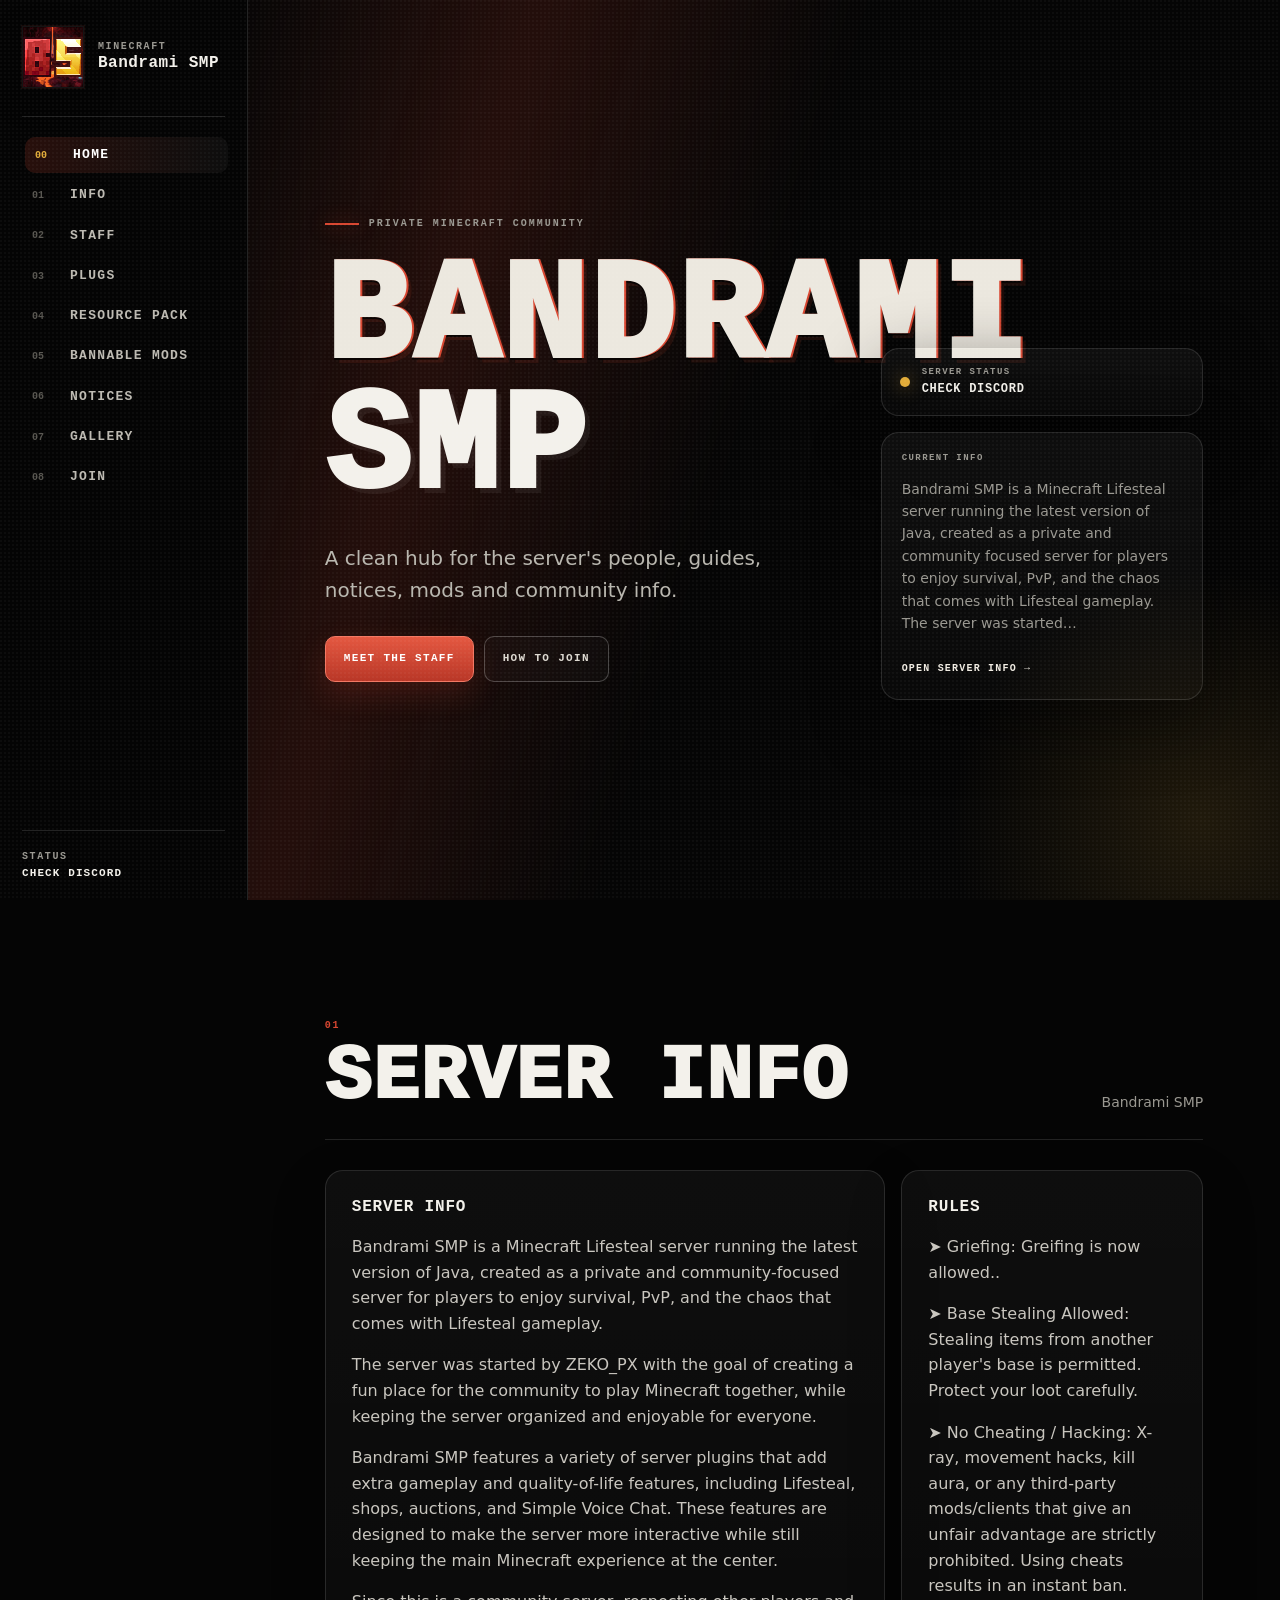
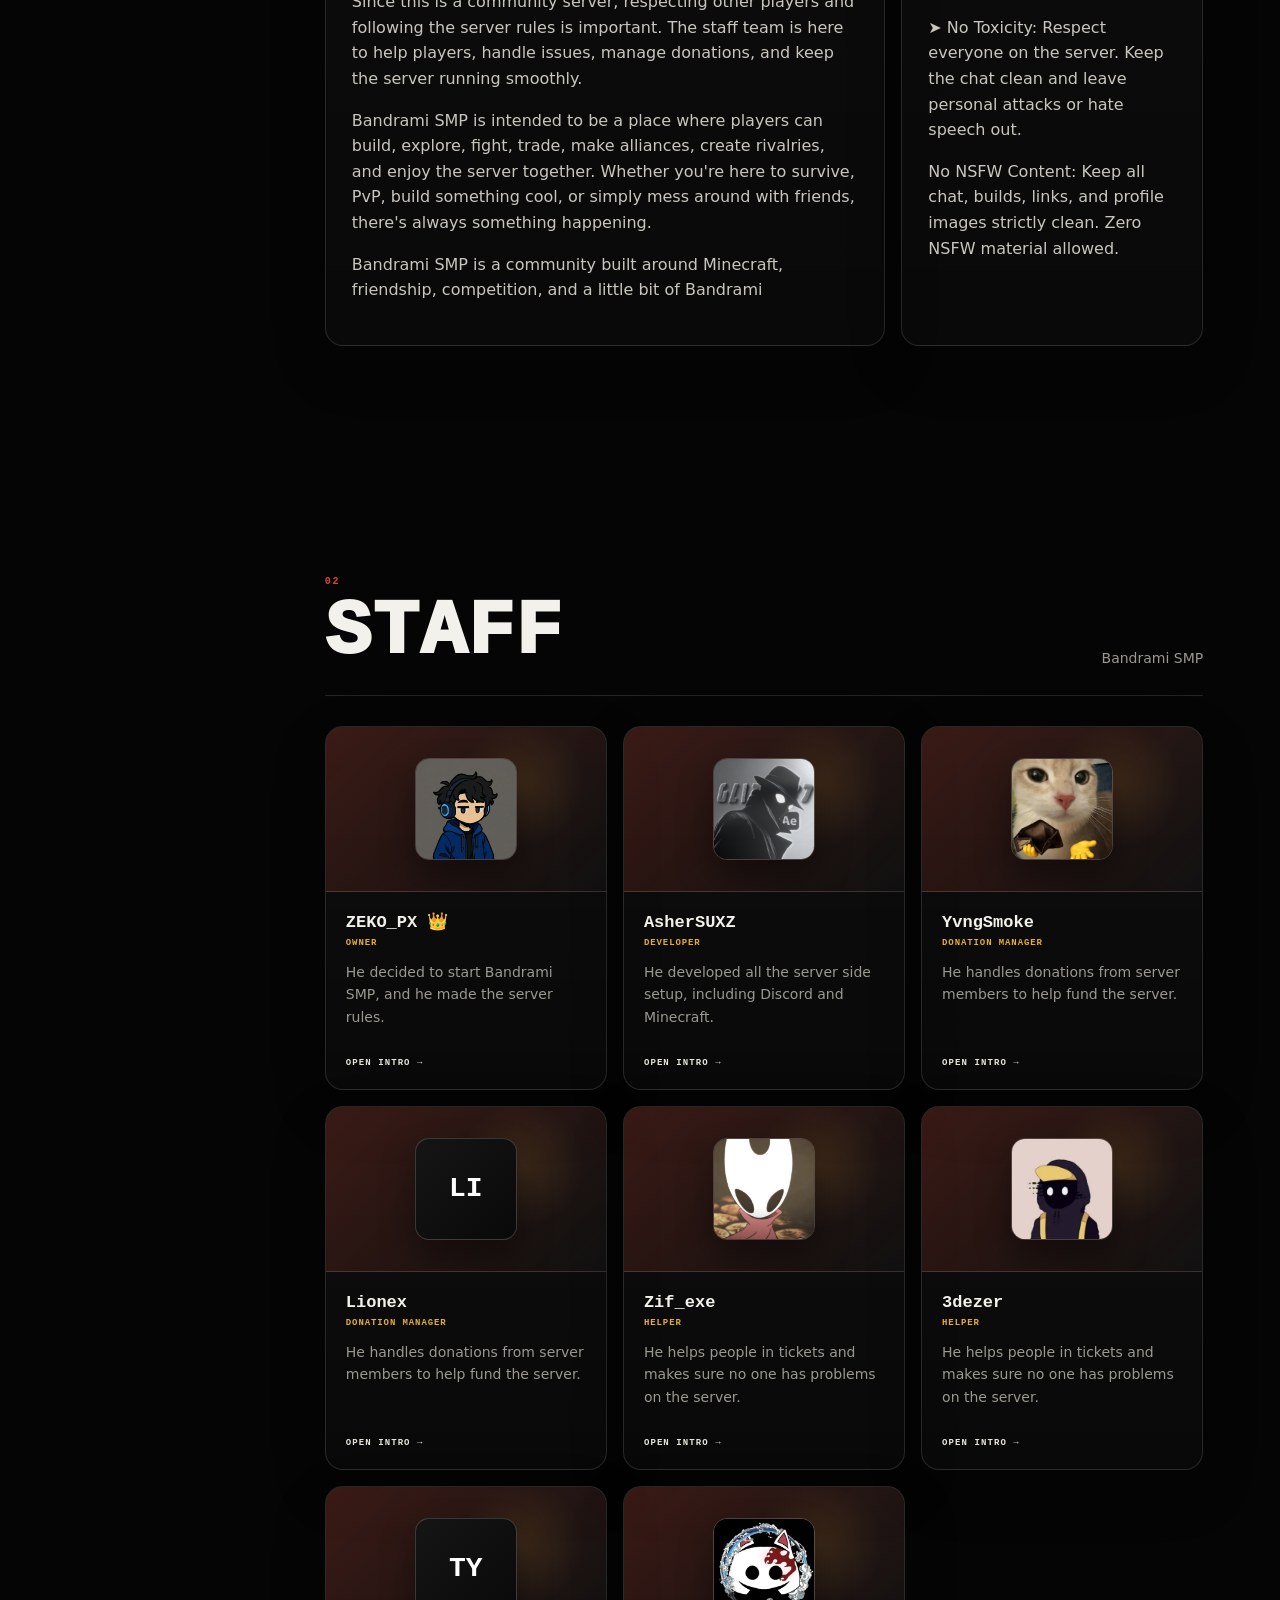
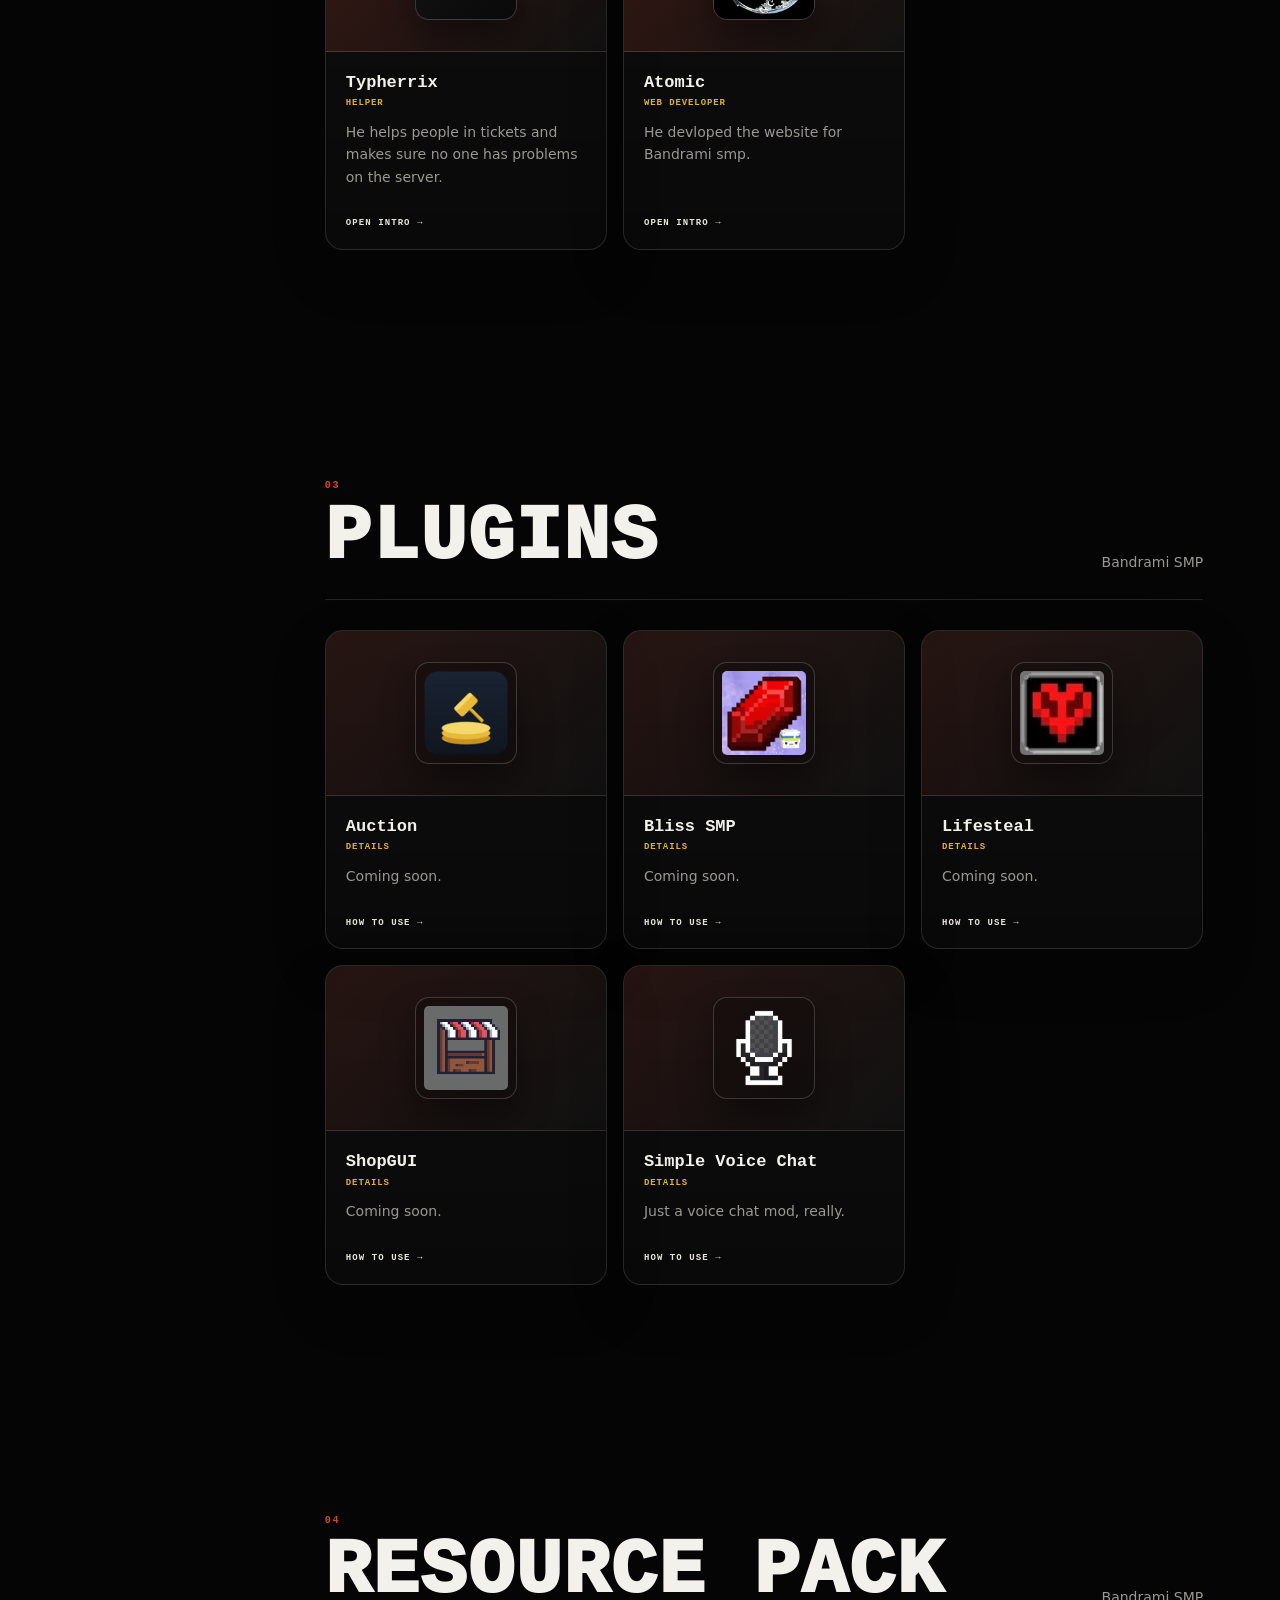
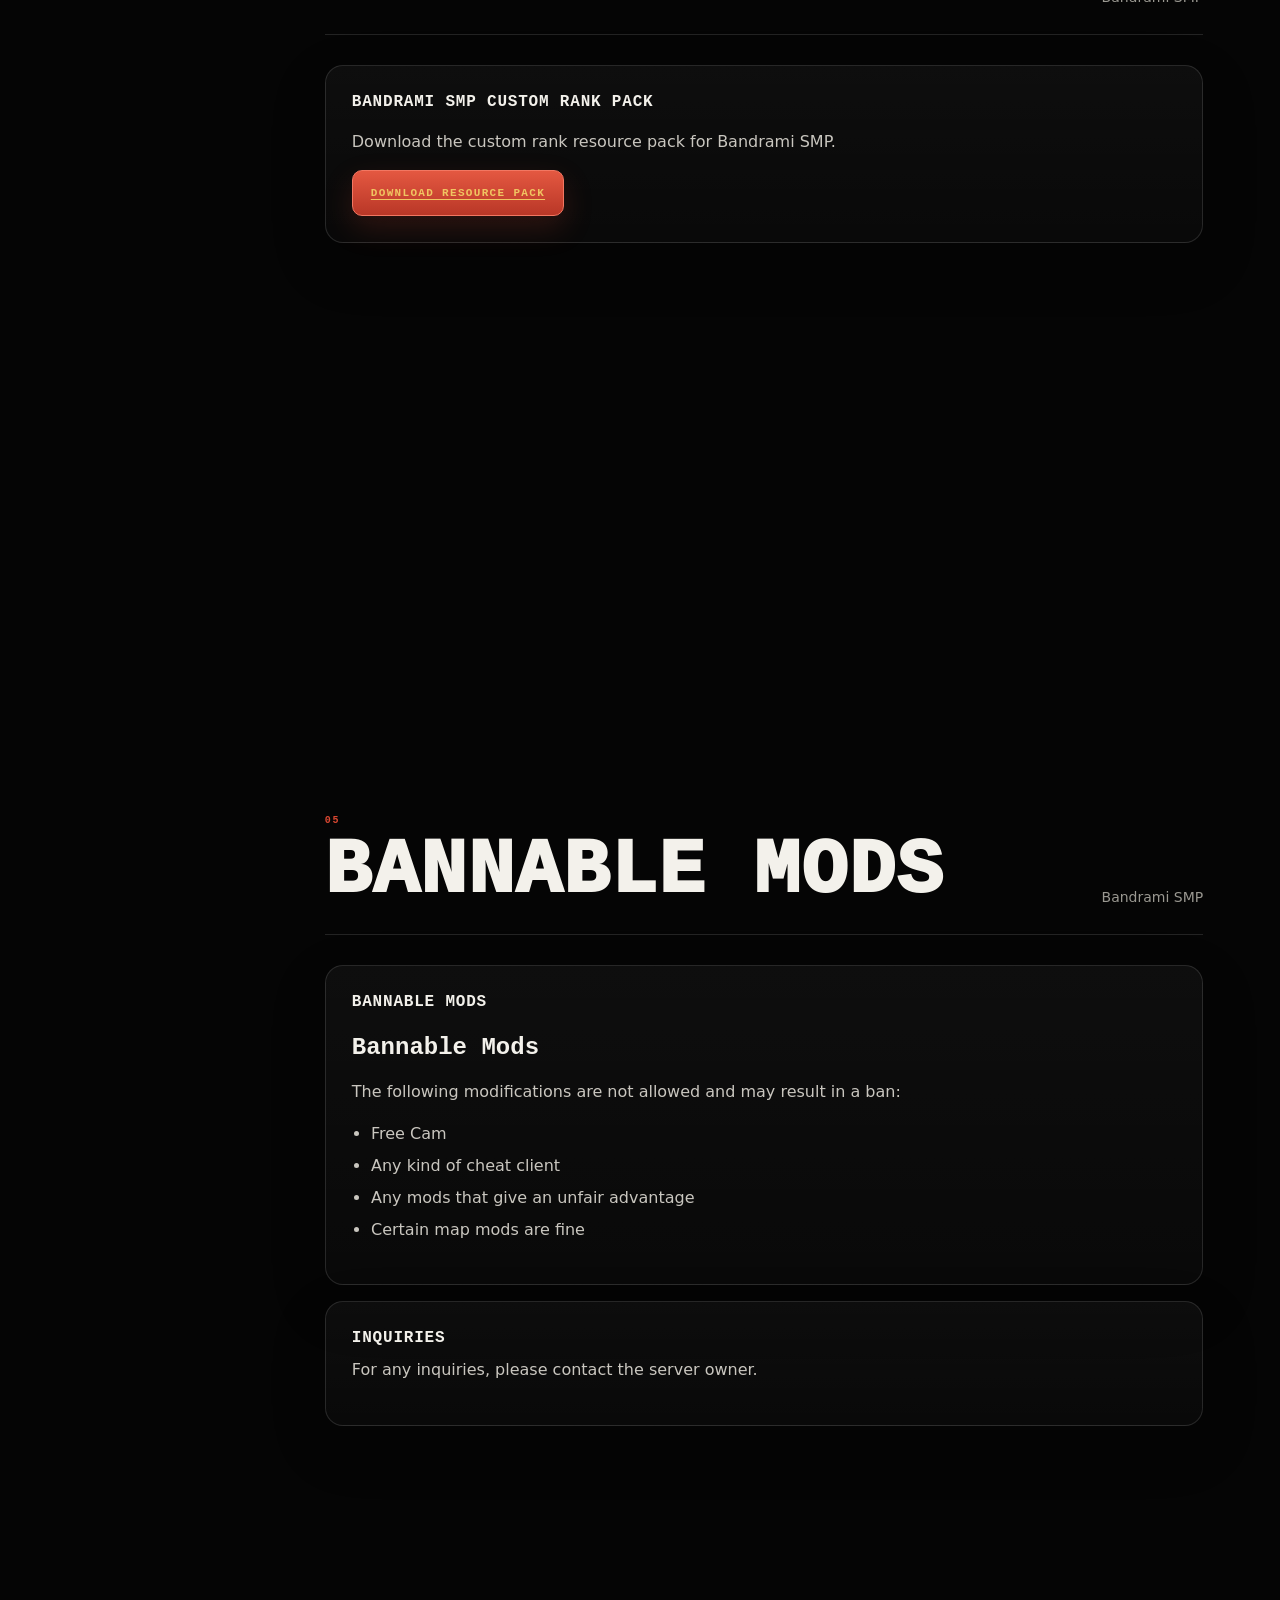
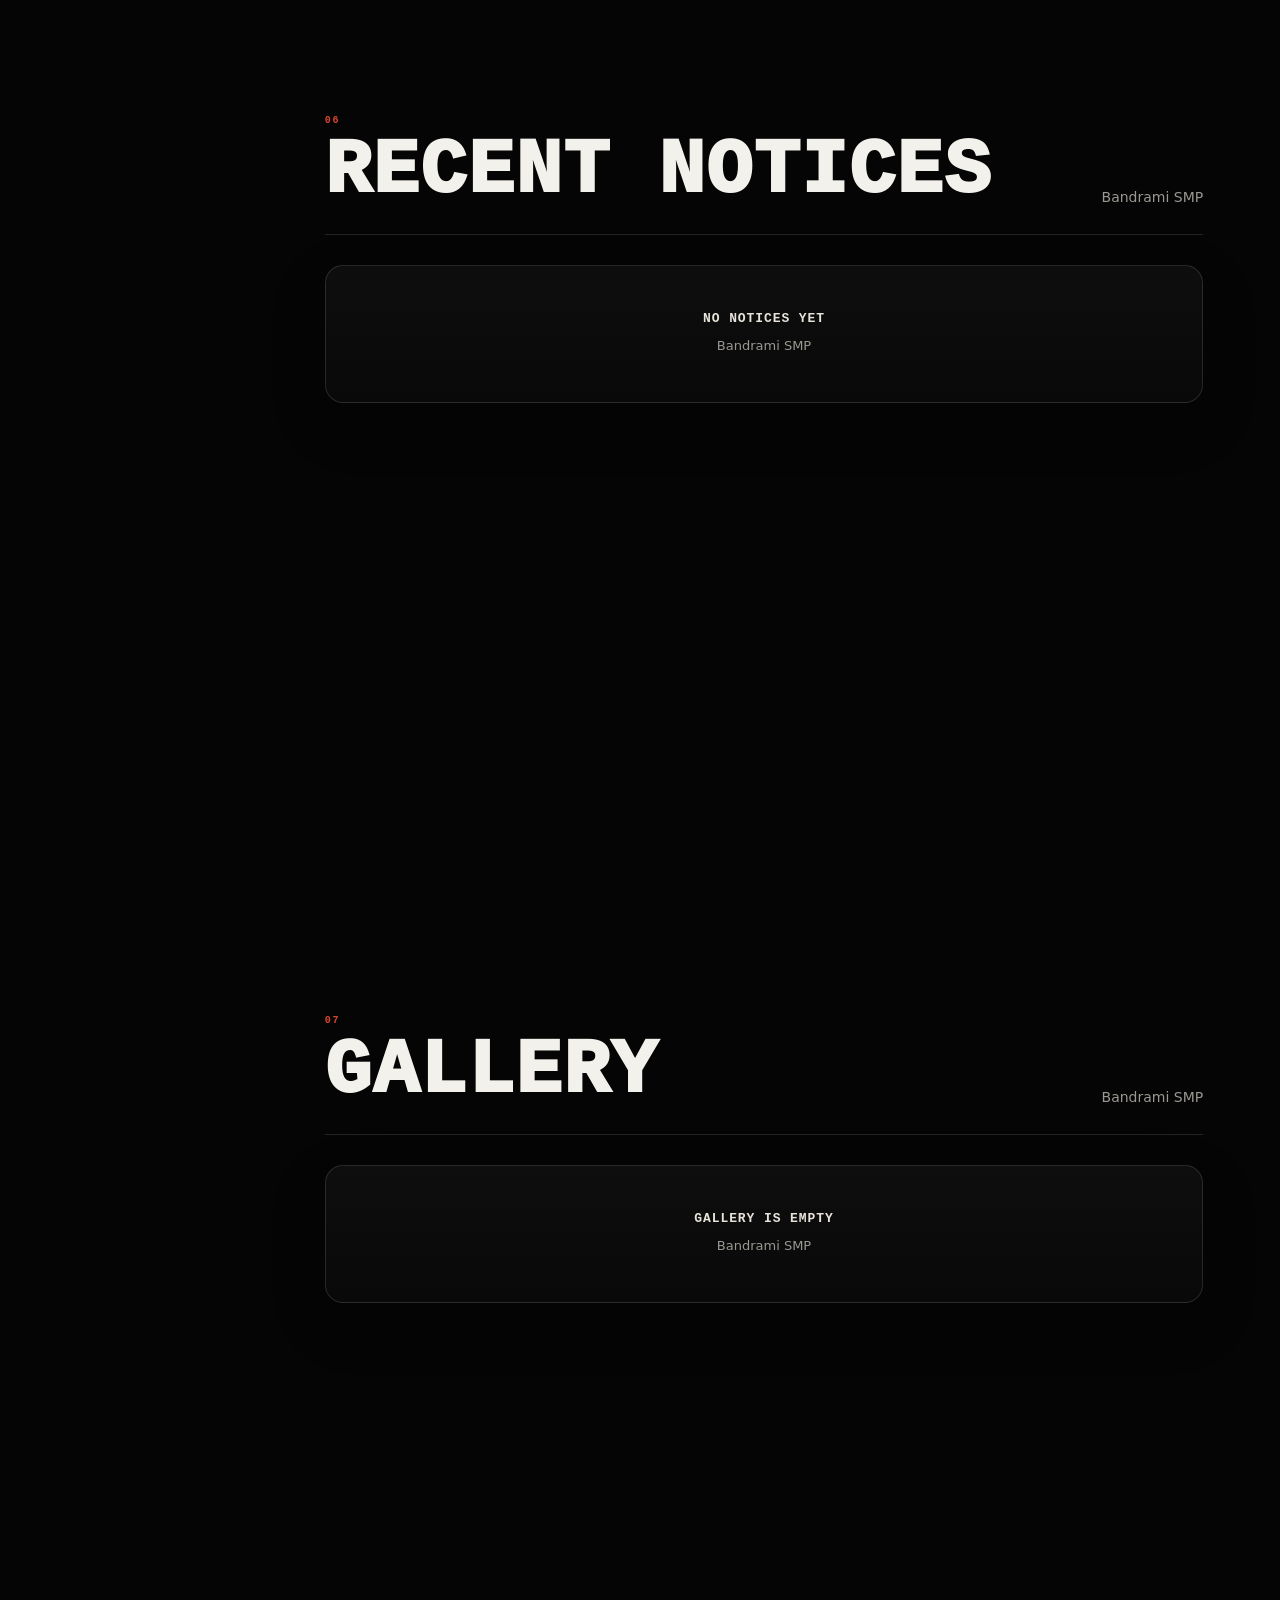
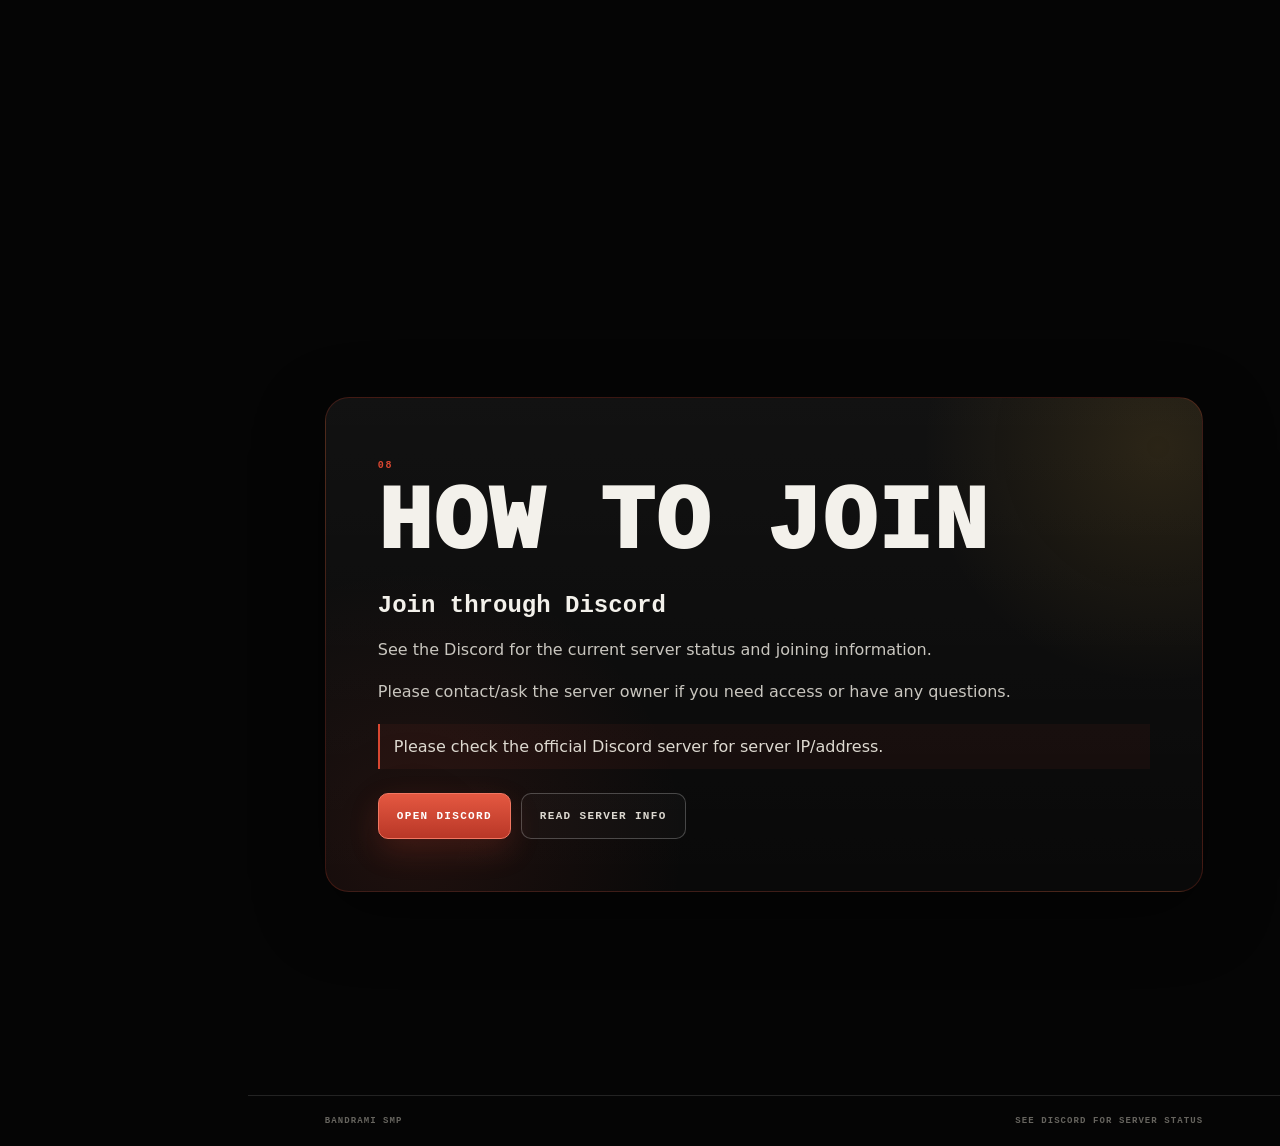
<file: index.html>
<!doctype html>
<html lang="en">
<head>
  <meta charset="utf-8">
  <meta name="viewport" content="width=device-width, initial-scale=1">
  <meta name="theme-color" content="#070707">
  <meta name="description" content="Bandrami SMP — a Minecraft Lifesteal community.">
  <title>Bandrami SMP — Minecraft</title>
  <link rel="stylesheet" href="style.css">
</head>
<body>
  <a class="skip-link" href="#main-content">Skip to content</a>

  <div class="site-shell">
    <aside class="sidebar" aria-label="Primary navigation">
      <div class="brand">
        <a href="#home" class="brand-link" aria-label="Home">
          <img src="assets/logo/server-logo.png" alt="Server logo" class="brand-logo">
        </a>
        <div class="brand-copy">
          <span class="eyebrow">MINECRAFT</span>
          <strong id="siteName">BANDRAMI SMP</strong>
        </div>
      </div>

      <div class="sidebar-divider"></div>

      <nav class="nav-list">
        <a href="#home" class="nav-item active"><span class="nav-index">00</span><span>HOME</span></a>
        <a href="#info" class="nav-item"><span class="nav-index">01</span><span>INFO</span></a>
        <a href="#staff" class="nav-item"><span class="nav-index">02</span><span>STAFF</span></a>
        <a href="#plugins" class="nav-item"><span class="nav-index">03</span><span>PLUGS</span></a>
        <a href="#resource-pack" class="nav-item"><span class="nav-index">04</span><span>RESOURCE PACK</span></a>
        <a href="#mods" class="nav-item"><span class="nav-index">05</span><span>BANNABLE MODS</span></a>
        <a href="#notices" class="nav-item"><span class="nav-index">06</span><span>NOTICES</span></a>
        <a href="#gallery" class="nav-item"><span class="nav-index">07</span><span>GALLERY</span></a>
        <a href="#join" class="nav-item"><span class="nav-index">08</span><span>JOIN</span></a>
      </nav>

      <div class="sidebar-footer">
        <span>STATUS</span>
        <strong>CHECK DISCORD</strong>
      </div>
    </aside>

    <header class="mobile-header">
      <a href="#home" class="mobile-brand">
        <img src="assets/logo/server-logo.png" alt="Server logo">
        <span id="mobileSiteName">BANDRAMI SMP</span>
      </a>
      <button class="menu-toggle" type="button" aria-expanded="false" aria-controls="mobileNav">
        <span></span><span></span><span></span>
        <span class="sr-only">Toggle navigation</span>
      </button>
    </header>

    <div id="mobileNav" class="mobile-nav" hidden>
      <a href="#home">HOME</a>
      <a href="#info">INFO</a>
      <a href="#staff">STAFF</a>
      <a href="#plugins">PLUGINS</a>
      <a href="#resource-pack">RESOURCE PACK</a>
      <a href="#mods">BANNABLE MODS</a>
      <a href="#notices">NOTICES</a>
      <a href="#gallery">GALLERY</a>
      <a href="#join">JOIN</a>
    </div>

    <main id="main-content" tabindex="-1">
      <section id="home" class="page-section hero-section" data-route="home">
        <div class="hero-scanline" aria-hidden="true"></div>
        <div class="hero-grid"></div>
        <div class="hero-content reveal">
          <div class="hero-kicker"><span></span> PRIVATE MINECRAFT COMMUNITY</div>
          <h1><span class="pixel-word accent">BANDRAMI</span><br><span class="pixel-word">SMP</span></h1>
          <p class="hero-text">A clean hub for the server's people, guides, notices, mods and community info.</p>
          <div class="hero-actions">
            <a href="#staff" class="button button-primary">MEET THE STAFF</a>
            <a href="#join" class="button button-ghost">HOW TO JOIN</a>
          </div>
        </div>

        <div class="hero-side reveal reveal-delay">
          <div class="status-card">
            <span class="status-dot"></span>
            <div>
              <small>SERVER STATUS</small>
              <strong>CHECK DISCORD</strong>
            </div>
          </div>
          <div class="quick-card">
            <span class="quick-card-label">CURRENT INFO</span>
            <div id="homeInfoPreview" class="markdown-preview">
              <div class="skeleton skeleton-line"></div>
              <div class="skeleton skeleton-line short"></div>
              <div class="skeleton skeleton-line shorter"></div>
            </div>
            <a href="#info" class="text-link">OPEN SERVER INFO →</a>
          </div>
        </div>
      </section>

      <section id="info" class="page-section" data-route="info">
        <div class="section-heading reveal">
          <div>
            <span class="section-index">01</span>
            <h2>SERVER INFO</h2>
          </div>
          <p>Bandrami SMP</p>
        </div>
        <div id="serverInfoGrid" class="info-grid"></div>
      </section>

      <section id="staff" class="page-section" data-route="staff">
        <div class="section-heading reveal">
          <div>
            <span class="section-index">02</span>
            <h2>STAFF</h2>
          </div>
          <p>Bandrami SMP</p>
        </div>
        <div id="staffGrid" class="card-grid staff-grid"></div>
      </section>

      <section id="plugins" class="page-section" data-route="plugins">
        <div class="section-heading reveal">
          <div>
            <span class="section-index">03</span>
            <h2>PLUGINS</h2>
          </div>
          <p>Bandrami SMP</p>
        </div>
        <div id="pluginsGrid" class="card-grid"></div>
      </section>

      <section id="resource-pack" class="page-section" data-route="resource-pack">
        <div class="section-heading reveal">
          <div>
            <span class="section-index">04</span>
            <h2>RESOURCE PACK</h2>
          </div>
          <p>Bandrami SMP</p>
        </div>
        <div class="wide-content-card reveal in-view">
          <h3>Bandrami SMP Custom Rank Pack</h3>
          <div class="rich-copy">
            <p>Download the custom rank resource pack for Bandrami SMP.</p>
            <a class="button button-primary" href="assets/resource-pack/BrandamiSMP_Custom_Rank_Pack_Java.zip" download>DOWNLOAD RESOURCE PACK</a>
          </div>
        </div>
      </section>

      <section id="mods" class="page-section" data-route="mods">
        <div class="section-heading reveal">
          <div>
            <span class="section-index">05</span>
            <h2>BANNABLE MODS</h2>
          </div>
          <p>Bandrami SMP</p>
        </div>
        <div id="modpackBlock" class="wide-content-card"></div>
        <div class="wide-content-card contact-card reveal in-view">
          <h3>INQUIRIES</h3>
          <div class="rich-copy"><p>For any inquiries, please contact the server owner.</p></div>
        </div>
      </section>

      <section id="notices" class="page-section" data-route="notices">
        <div class="section-heading reveal">
          <div>
            <span class="section-index">06</span>
            <h2>RECENT NOTICES</h2>
          </div>
          <p>Bandrami SMP</p>
        </div>
        <div id="noticesGrid" class="notice-grid"></div>
      </section>

      <section id="gallery" class="page-section" data-route="gallery">
        <div class="section-heading reveal">
          <div>
            <span class="section-index">07</span>
            <h2>GALLERY</h2>
          </div>
          <p>Bandrami SMP</p>
        </div>
        <div id="galleryGrid" class="gallery-grid"></div>
      </section>

      <section id="join" class="page-section join-section" data-route="join">
        <div class="join-panel reveal">
          <span class="section-index">08</span>
          <h2>HOW TO JOIN</h2>
          <div id="joinContent" class="rich-copy"></div>
          <div class="join-actions">
            <a id="discordButton" class="button button-primary" href="#" target="_blank" rel="noopener noreferrer">OPEN DISCORD</a>
            <a href="#info" class="button button-ghost">READ SERVER INFO</a>
          </div>
        </div>
      </section>
    </main>

    <footer class="site-footer">
      <span>BANDRAMI SMP</span>
      <span>SEE DISCORD FOR SERVER STATUS</span>
    </footer>
  </div>

  <div id="modal" class="modal" hidden>
    <div class="modal-backdrop" data-close-modal></div>
    <div class="modal-dialog" role="dialog" aria-modal="true" aria-labelledby="modalTitle">
      <button class="modal-close" type="button" data-close-modal aria-label="Close">×</button>
      <div id="modalMedia"></div>
      <div class="modal-copy">
        <span id="modalMeta" class="modal-meta"></span>
        <h3 id="modalTitle"></h3>
        <div id="modalBody" class="rich-copy"></div>
      </div>
    </div>
  </div>

  <div id="toast" class="toast" role="status" aria-live="polite"></div>
  <script src="script.js?v=plugin-icons-2" defer></script>
</body>
</html>
</file>
<file: style.css>
/* =========================================================
   BS COMMUNITY
   Design direction: black canvas + warm white pixel type +
   restrained red/gold accents inspired by the supplied design.
   ========================================================= */

:root {
  --bg: #050505;
  --bg-2: #0a0a0a;
  --panel: #0d0d0d;
  --panel-2: #111111;
  --text: #f3f1eb;
  --muted: #9a9891;
  --line: rgba(255,255,255,.12);
  --line-strong: rgba(255,255,255,.23);
  --accent: #d94731;
  --accent-2: #e3ad3a;
  --shadow: 0 20px 70px rgba(0,0,0,.48);
  --radius: 18px;
  --sidebar: 248px;
  --content: 1320px;
}

* { box-sizing: border-box; }
html { scroll-behavior: smooth; }
body {
  margin: 0;
  background: var(--bg);
  color: var(--text);
  font-family: Inter, ui-sans-serif, system-ui, -apple-system, BlinkMacSystemFont, "Segoe UI", sans-serif;
  line-height: 1.6;
  overflow-x: hidden;
}

body::before {
  content: "";
  position: fixed;
  inset: 0;
  pointer-events: none;
  z-index: 100;
  opacity: .035;
  background-image: radial-gradient(circle at 25% 20%, #fff 0 1px, transparent 1.4px);
  background-size: 4px 4px;
  mix-blend-mode: screen;
}

a { color: inherit; text-decoration: none; }
button { font: inherit; }
img { max-width: 100%; display: block; }
code {
  padding: .15rem .38rem;
  border: 1px solid var(--line);
  border-radius: 6px;
  background: #0b0b0b;
  color: #ddd8cb;
  font: 600 .9em/1.1 ui-monospace, SFMono-Regular, Menlo, Consolas, monospace;
}
.sr-only {
  position: absolute; width: 1px; height: 1px; padding: 0; margin: -1px;
  overflow: hidden; clip: rect(0, 0, 0, 0); white-space: nowrap; border: 0;
}
.skip-link {
  position: fixed; left: 16px; top: -60px; z-index: 200; padding: 12px 16px;
  background: #fff; color: #000; border-radius: 10px; transition: top .2s;
}
.skip-link:focus { top: 16px; }

.site-shell { min-height: 100vh; }

.sidebar {
  position: fixed; inset: 0 auto 0 0; width: var(--sidebar); z-index: 40;
  display: flex; flex-direction: column; padding: 26px 22px 20px;
  background: rgba(5,5,5,.94); border-right: 1px solid var(--line);
  backdrop-filter: blur(14px);
}

.brand { display: flex; gap: 14px; align-items: center; }
.brand-link { display: block; width: 62px; height: 62px; flex: 0 0 62px; }
.brand-logo {
  width: 62px; height: 62px; object-fit: contain;
  image-rendering: pixelated; image-rendering: crisp-edges;
  border: 1px solid rgba(255,255,255,.08);
  background: #000;
  box-shadow: 0 0 0 1px rgba(217,71,49,.08), 0 10px 30px rgba(0,0,0,.35);
}
.brand-copy { display: grid; gap: 1px; min-width: 0; }
.eyebrow, .sidebar-footer span {
  color: var(--muted); font: 800 10px/1.2 ui-monospace, monospace; letter-spacing: .16em;
}
.brand-copy strong { font: 900 16px/1.15 ui-monospace, monospace; letter-spacing: .03em; }

.sidebar-divider { height: 1px; background: var(--line); margin: 28px 0 20px; }

.nav-list { display: grid; gap: 4px; }
.nav-item {
  display: grid; grid-template-columns: 30px 1fr; align-items: center; gap: 8px;
  padding: 11px 10px; border-radius: 10px; color: #bdbab2;
  font: 900 13px/1.1 ui-monospace, monospace; letter-spacing: .1em;
  transition: transform .2s, background .2s, color .2s;
}
.nav-item:hover, .nav-item.active {
  color: #fff; background: linear-gradient(90deg, rgba(217,71,49,.17), rgba(255,255,255,.04));
  transform: translateX(3px);
}
.nav-item.active .nav-index { color: var(--accent-2); }
.nav-index { color: #57554f; font-size: 10px; letter-spacing: 0; }

.sidebar-footer {
  margin-top: auto; padding-top: 20px; border-top: 1px solid var(--line);
  display: grid; gap: 4px;
}
.sidebar-footer strong { font: 900 11px/1.2 ui-monospace, monospace; letter-spacing: .1em; }

.mobile-header, .mobile-nav { display: none; }

main { margin-left: var(--sidebar); }
.page-section {
  position: relative;
  min-height: 100vh;
  padding: 110px clamp(30px, 6vw, 96px);
  max-width: calc(var(--content) + 12vw);
  margin: 0 auto;
  scroll-margin-top: 20px;
}

.hero-section {
  display: grid; grid-template-columns: minmax(0, 1.2fr) minmax(280px, .8fr);
  gap: 72px; align-items: center; isolation: isolate; overflow: hidden;
  min-height: 100svh;
}
.hero-grid {
  position: absolute; inset: 0; z-index: -3; opacity: .35;
  background-image:
    linear-gradient(rgba(255,255,255,.045) 1px, transparent 1px),
    linear-gradient(90deg, rgba(255,255,255,.045) 1px, transparent 1px);
  background-size: 56px 56px;
  mask-image: radial-gradient(circle at 20% 40%, #000, transparent 75%);
}
.hero-scanline {
  position: absolute; inset: -30% 55% auto -15%; height: 160%;
  z-index: -2; transform: rotate(17deg);
  background: linear-gradient(90deg, transparent, rgba(217,71,49,.15), transparent);
  filter: blur(18px);
}
.hero-section::after {
  content: ""; position: absolute; width: 520px; height: 520px; right: -180px; bottom: -180px; z-index: -1;
  background: radial-gradient(circle, rgba(227,173,58,.12), transparent 68%);
}

.hero-content { max-width: 820px; }
.hero-kicker {
  display: flex; align-items: center; gap: 10px;
  color: var(--muted); font: 800 10px/1.2 ui-monospace, monospace; letter-spacing: .2em;
  margin-bottom: 26px;
}
.hero-kicker span { width: 34px; height: 2px; background: var(--accent); box-shadow: 0 0 18px rgba(217,71,49,.55); }
.hero-content h1 { margin: 0 0 26px; }
.pixel-word {
  display: inline-block;
  font-family: ui-monospace, SFMono-Regular, Menlo, Monaco, Consolas, "Courier New", monospace;
  font-weight: 1000;
  letter-spacing: .025em;
  line-height: .92;
  font-size: clamp(64px, 11vw, 150px);
  text-transform: uppercase;
  text-shadow: 5px 5px 0 rgba(255,255,255,.06);
}
.pixel-word.accent {
  color: #ece8df;
  text-shadow:
    2px 0 0 var(--accent),
    0 2px 0 rgba(0,0,0,.8),
    5px 5px 0 rgba(217,71,49,.11);
}
.hero-text { max-width: 600px; color: #b9b7af; font-size: clamp(16px, 1.8vw, 20px); margin: 0 0 30px; }
.hero-actions, .join-actions { display: flex; flex-wrap: wrap; gap: 10px; }

.button {
  display: inline-flex; align-items: center; justify-content: center; min-height: 46px;
  padding: 0 18px; border-radius: 10px; border: 1px solid var(--line-strong);
  font: 900 11px/1 ui-monospace, monospace; letter-spacing: .12em;
  transition: transform .2s, background .2s, border-color .2s, box-shadow .2s;
}
.button:hover { transform: translateY(-2px); }
.button-primary {
  background: linear-gradient(180deg, #e45841, #b93727);
  border-color: #f27762; color: #fff;
  box-shadow: 0 12px 30px rgba(217,71,49,.18);
}
.button-primary:hover { box-shadow: 0 14px 34px rgba(217,71,49,.28); }
.button-ghost { background: rgba(255,255,255,.025); color: #ddd9d1; }
.button-ghost:hover { background: rgba(255,255,255,.07); }

.hero-side { display: grid; gap: 16px; align-self: end; padding-bottom: 10vh; }
.status-card, .quick-card {
  background: linear-gradient(180deg, rgba(255,255,255,.045), rgba(255,255,255,.018));
  border: 1px solid var(--line); border-radius: var(--radius); box-shadow: var(--shadow);
}
.status-card {
  display: flex; gap: 12px; align-items: center; padding: 18px;
}
.status-dot {
  width: 10px; height: 10px; border-radius: 999px; background: var(--accent-2);
  box-shadow: 0 0 18px rgba(227,173,58,.55);
}
.status-card small, .quick-card-label {
  display: block; color: var(--muted); font: 800 9px/1.2 ui-monospace, monospace; letter-spacing: .16em;
}
.status-card strong { display: block; margin-top: 5px; font: 900 12px/1.2 ui-monospace, monospace; letter-spacing: .06em; }

.quick-card { padding: 20px; }
.quick-card-label { margin-bottom: 14px; }
.text-link { display: inline-block; margin-top: 15px; color: #f1ece3; font: 900 10px/1.2 ui-monospace, monospace; letter-spacing: .12em; }
.text-link:hover { color: var(--accent-2); }

.section-heading {
  display: flex; justify-content: space-between; gap: 30px; align-items: end;
  padding-bottom: 26px; margin-bottom: 30px; border-bottom: 1px solid var(--line);
}
.section-heading > div { min-width: 0; }
.section-index { color: var(--accent); font: 900 10px/1.2 ui-monospace, monospace; letter-spacing: .18em; }
.section-heading h2, .join-panel h2 {
  margin: 7px 0 0; font: 1000 clamp(36px, 6vw, 82px)/.92 ui-monospace, SFMono-Regular, Menlo, Consolas, monospace;
  letter-spacing: .02em;
  text-transform: uppercase;
}
.section-heading p { max-width: 550px; margin: 0; color: var(--muted); font-size: 14px; }

.info-grid {
  display: grid; grid-template-columns: minmax(0,1.3fr) minmax(0,.7fr); gap: 16px;
}
.info-panel, .wide-content-card, .empty-state, .card, .notice, .gallery-item {
  background: linear-gradient(180deg, rgba(255,255,255,.04), rgba(255,255,255,.018));
  border: 1px solid var(--line); border-radius: var(--radius);
  box-shadow: 0 20px 55px rgba(0,0,0,.2);
}
.info-panel { padding: 26px; }
.info-panel.large { min-height: 380px; }
.info-panel h3, .wide-content-card h3 { margin-top: 0; font: 900 16px/1.3 ui-monospace, monospace; letter-spacing: .05em; text-transform: uppercase; }
.rich-copy { color: #c9c6bf; }
.rich-copy h1, .rich-copy h2, .rich-copy h3, .rich-copy h4 {
  color: #f3f1eb; margin: 1.4em 0 .5em; font-family: ui-monospace, monospace;
}
.rich-copy h1:first-child, .rich-copy h2:first-child, .rich-copy h3:first-child { margin-top: 0; }
.rich-copy p { margin: 0 0 1em; }
.rich-copy ul, .rich-copy ol { padding-left: 1.2rem; }
.rich-copy li + li { margin-top: .4rem; }
.rich-copy a { color: #f0c561; text-decoration: underline; text-underline-offset: 3px; }
.rich-copy blockquote {
  margin: 1.2em 0; padding: 10px 14px; border-left: 2px solid var(--accent);
  background: rgba(217,71,49,.06); color: #ddd9d0;
}
.rich-copy pre {
  overflow: auto; padding: 15px; border: 1px solid var(--line); border-radius: 10px;
  background: #050505; color: #dedbd3; font: 500 13px/1.6 ui-monospace, monospace;
}
.rich-copy code { font-size: .9em; }
.rich-copy img { max-width: 100%; border-radius: 12px; border: 1px solid var(--line); margin: 15px 0; }
.inline-meta {
  display: flex; flex-wrap: wrap; gap: 7px; margin-top: 17px;
}
.pill {
  display: inline-flex; align-items: center; gap: 6px; padding: 6px 9px; border-radius: 999px;
  background: rgba(255,255,255,.045); border: 1px solid var(--line);
  color: #aaa79f; font: 800 9px/1 ui-monospace, monospace; letter-spacing: .1em; text-transform: uppercase;
}

.card-grid { display: grid; grid-template-columns: repeat(3, minmax(0,1fr)); gap: 16px; }
.staff-grid { grid-template-columns: repeat(3, minmax(0,1fr)); }
.card {
  overflow: hidden; min-height: 300px; display: flex; flex-direction: column; cursor: pointer;
  transition: transform .24s, border-color .24s, box-shadow .24s;
}
.card:hover { transform: translateY(-6px); border-color: rgba(255,255,255,.24); box-shadow: 0 24px 70px rgba(0,0,0,.35); }
.card-media {
  position: relative; min-height: 165px; display: grid; place-items: center; overflow: hidden;
  background:
    radial-gradient(circle at 70% 35%, rgba(227,173,58,.12), transparent 28%),
    linear-gradient(135deg, rgba(217,71,49,.22), rgba(255,255,255,.02));
  border-bottom: 1px solid var(--line);
}
.card-media::after {
  content: ""; position: absolute; inset: 0; background:
    linear-gradient(transparent 48%, rgba(255,255,255,.055) 50%, transparent 52%);
  background-size: 100% 8px; opacity: .28;
}
.avatar, .avatar-fallback {
  position: relative; z-index: 1; width: 102px; height: 102px; border-radius: 14px;
  border: 1px solid rgba(255,255,255,.18); object-fit: cover;
  image-rendering: auto; box-shadow: 0 18px 34px rgba(0,0,0,.38);
}
.avatar-fallback {
  display: grid; place-items: center; color: #fff; background:
    linear-gradient(135deg, #151515, #090909); font: 900 28px/1 ui-monospace, monospace;
}
.card-body { display: flex; flex: 1; flex-direction: column; padding: 20px; }
.card-body h3 { margin: 0; font: 900 17px/1.25 ui-monospace, monospace; }
.card-role { margin-top: 5px; color: var(--accent-2); font: 800 9px/1.2 ui-monospace, monospace; letter-spacing: .1em; text-transform: uppercase; }
.card-description { margin-top: 12px; color: var(--muted); font-size: 14px; }
.card-footer { margin-top: auto; padding-top: 16px; color: #e7e4dc; font: 900 9px/1.2 ui-monospace, monospace; letter-spacing: .12em; }

.wide-content-card { padding: 26px; margin-bottom: 16px; }
.notice-grid { display: grid; gap: 12px; }
.notice {
  display: grid; grid-template-columns: 130px 1fr auto; gap: 18px; align-items: start;
  padding: 20px; transition: border-color .2s, transform .2s;
}
.notice:hover { border-color: var(--line-strong); transform: translateX(4px); }
.notice-date { color: var(--accent-2); font: 800 10px/1.3 ui-monospace, monospace; letter-spacing: .08em; }
.notice h3 { margin: 0; font: 900 16px/1.3 ui-monospace, monospace; }
.notice p { margin: 6px 0 0; color: var(--muted); font-size: 14px; }
.notice-link { color: #f3eee4; font: 900 9px/1.2 ui-monospace, monospace; white-space: nowrap; }

.gallery-grid { columns: 3 260px; column-gap: 16px; }
.gallery-grid.gallery-empty { columns: 1; }
.gallery-grid.gallery-empty .empty-state { width: 100%; break-inside: avoid; }
.gallery-item {
  position: relative; overflow: hidden; margin: 0 0 16px; cursor: zoom-in;
  break-inside: avoid; transition: transform .22s, border-color .22s;
}
.gallery-item:hover { transform: translateY(-4px); border-color: var(--line-strong); }
.gallery-item img { width: 100%; height: auto; }
.gallery-caption {
  padding: 14px; border-top: 1px solid var(--line); background: #090909;
}
.gallery-caption strong { display: block; font: 900 12px/1.3 ui-monospace, monospace; }
.gallery-caption span { display: block; margin-top: 4px; color: var(--muted); font-size: 12px; }

.join-section { display: grid; place-items: center; }
.join-panel {
  width: min(920px, 100%); padding: clamp(26px, 5vw, 52px);
  border: 1px solid rgba(217,71,49,.22); border-radius: 24px;
  background:
    radial-gradient(circle at 95% 10%, rgba(227,173,58,.12), transparent 25%),
    radial-gradient(circle at 10% 90%, rgba(217,71,49,.1), transparent 30%),
    linear-gradient(180deg, rgba(255,255,255,.055), rgba(255,255,255,.018));
  box-shadow: var(--shadow);
}
.join-panel h2 { margin-bottom: 22px; font-size: clamp(42px, 7vw, 90px); }
.join-actions { margin-top: 24px; }

.empty-state { padding: 45px 24px; text-align: center; color: var(--muted); }
.empty-state strong { display: block; color: #e8e4dc; font: 900 13px/1.3 ui-monospace, monospace; letter-spacing: .07em; }
.empty-state p { margin: 8px auto 0; max-width: 520px; font-size: 13px; }
.error-state { border-color: rgba(217,71,49,.3); }
.error-state strong { color: #f07966; }

.skeleton {
  position: relative; overflow: hidden; height: 12px; border-radius: 999px; margin-top: 10px;
  background: #171717;
}
.skeleton::after {
  content: ""; position: absolute; inset: 0; transform: translateX(-100%);
  background: linear-gradient(90deg, transparent, rgba(255,255,255,.08), transparent);
  animation: shimmer 1.5s infinite;
}
.skeleton-line { width: 100%; }
.skeleton-line.short { width: 80%; }
.skeleton-line.shorter { width: 52%; }
@keyframes shimmer { to { transform: translateX(100%); } }

.reveal { opacity: 0; transform: translateY(18px); transition: opacity .7s ease, transform .7s ease; }
.reveal.in-view { opacity: 1; transform: translateY(0); }
.reveal-delay { transition-delay: .1s; }

.site-footer {
  margin-left: var(--sidebar); display: flex; justify-content: space-between; gap: 20px;
  padding: 20px clamp(30px, 6vw, 96px); border-top: 1px solid var(--line);
  color: #66645e; font: 800 9px/1.2 ui-monospace, monospace; letter-spacing: .12em;
}

.modal[hidden] { display: none; }
.modal { position: fixed; inset: 0; z-index: 120; display: grid; place-items: center; padding: 24px; }
.modal-backdrop { position: absolute; inset: 0; background: rgba(0,0,0,.82); backdrop-filter: blur(8px); }
.modal-dialog {
  position: relative; z-index: 1; width: min(960px, 100%); max-height: min(88vh, 840px);
  overflow: auto; border: 1px solid var(--line-strong); border-radius: 20px;
  background: #0b0b0b; box-shadow: 0 30px 120px rgba(0,0,0,.65);
}
.modal-close {
  position: sticky; float: right; top: 14px; right: 14px; z-index: 5; width: 40px; height: 40px;
  border: 1px solid var(--line); border-radius: 10px; background: rgba(0,0,0,.65); color: #fff;
  font-size: 25px; cursor: pointer;
}
.modal-copy { padding: 24px 28px 30px; }
.modal-media-image { width: 100%; max-height: 58vh; object-fit: contain; background: #000; }
.modal-meta { color: var(--accent-2); font: 800 10px/1.2 ui-monospace, monospace; letter-spacing: .12em; text-transform: uppercase; }
.modal-copy h3 { margin: 9px 0 16px; font: 900 24px/1.2 ui-monospace, monospace; }

.toast {
  position: fixed; right: 20px; bottom: 20px; z-index: 150; max-width: 360px; padding: 12px 14px;
  border: 1px solid var(--line-strong); border-radius: 10px; background: #101010; color: #ddd9d1;
  font-size: 13px; box-shadow: var(--shadow); opacity: 0; pointer-events: none; transform: translateY(10px);
  transition: opacity .2s, transform .2s;
}
.toast.show { opacity: 1; transform: translateY(0); }

@media (max-width: 1050px) {
  :root { --sidebar: 210px; }
  .card-grid, .staff-grid { grid-template-columns: repeat(2, minmax(0,1fr)); }
  .hero-section { gap: 35px; }
  .pixel-word { font-size: clamp(58px, 9vw, 110px); }
}

@media (max-width: 780px) {
  .sidebar { display: none; }
  .mobile-header {
    position: sticky; top: 0; z-index: 90; display: flex; align-items: center; justify-content: space-between;
    padding: 12px 16px; border-bottom: 1px solid var(--line);
    background: rgba(5,5,5,.92); backdrop-filter: blur(16px);
  }
  .mobile-brand { display: flex; align-items: center; gap: 10px; }
  .mobile-brand img { width: 42px; height: 42px; image-rendering: pixelated; }
  .mobile-brand span { font: 900 12px/1 ui-monospace, monospace; letter-spacing: .06em; }
  .menu-toggle {
    width: 42px; height: 42px; border: 1px solid var(--line); border-radius: 10px; background: #0a0a0a;
    display: grid; place-content: center; gap: 4px; cursor: pointer;
  }
  .menu-toggle span:not(.sr-only) { width: 18px; height: 2px; background: #efede7; }
  .mobile-nav {
    position: sticky; top: 67px; z-index: 80; padding: 8px 16px 14px;
    background: rgba(5,5,5,.96); border-bottom: 1px solid var(--line);
    grid-template-columns: repeat(2, minmax(0,1fr)); gap: 6px;
  }
  .mobile-nav:not([hidden]) { display: grid; }
  .mobile-nav a {
    padding: 10px 12px; border: 1px solid var(--line); border-radius: 9px;
    font: 900 10px/1.1 ui-monospace, monospace; letter-spacing: .1em; color: #c4c0b8;
  }
  main, .site-footer { margin-left: 0; }
  .page-section { min-height: auto; padding: 82px 20px; }
  .hero-section { grid-template-columns: 1fr; padding-top: 75px; }
  .hero-side { padding-bottom: 0; }
  .info-grid { grid-template-columns: 1fr; }
  .section-heading { flex-direction: column; align-items: start; }
  .notice { grid-template-columns: 1fr; gap: 8px; }
  .notice-link { white-space: normal; }
  .site-footer { flex-direction: column; padding: 18px 20px; }
}

@media (max-width: 540px) {
  .card-grid, .staff-grid { grid-template-columns: 1fr; }
  .pixel-word { font-size: clamp(50px, 16vw, 82px); }
  .hero-text { font-size: 15px; }
  .section-heading h2, .join-panel h2 { font-size: 42px; }
  .modal { padding: 10px; }
  .modal-copy { padding: 20px; }
}

.contact-card { margin-top: 16px; }
.contact-card h3 { margin-bottom: 8px; }
.plugin-card-media { background: linear-gradient(135deg, rgba(217,71,49,.12), rgba(255,255,255,.02)); }
.plugin-icon { object-fit: contain; padding: 8px; background: rgba(0,0,0,.22); }
</file>
